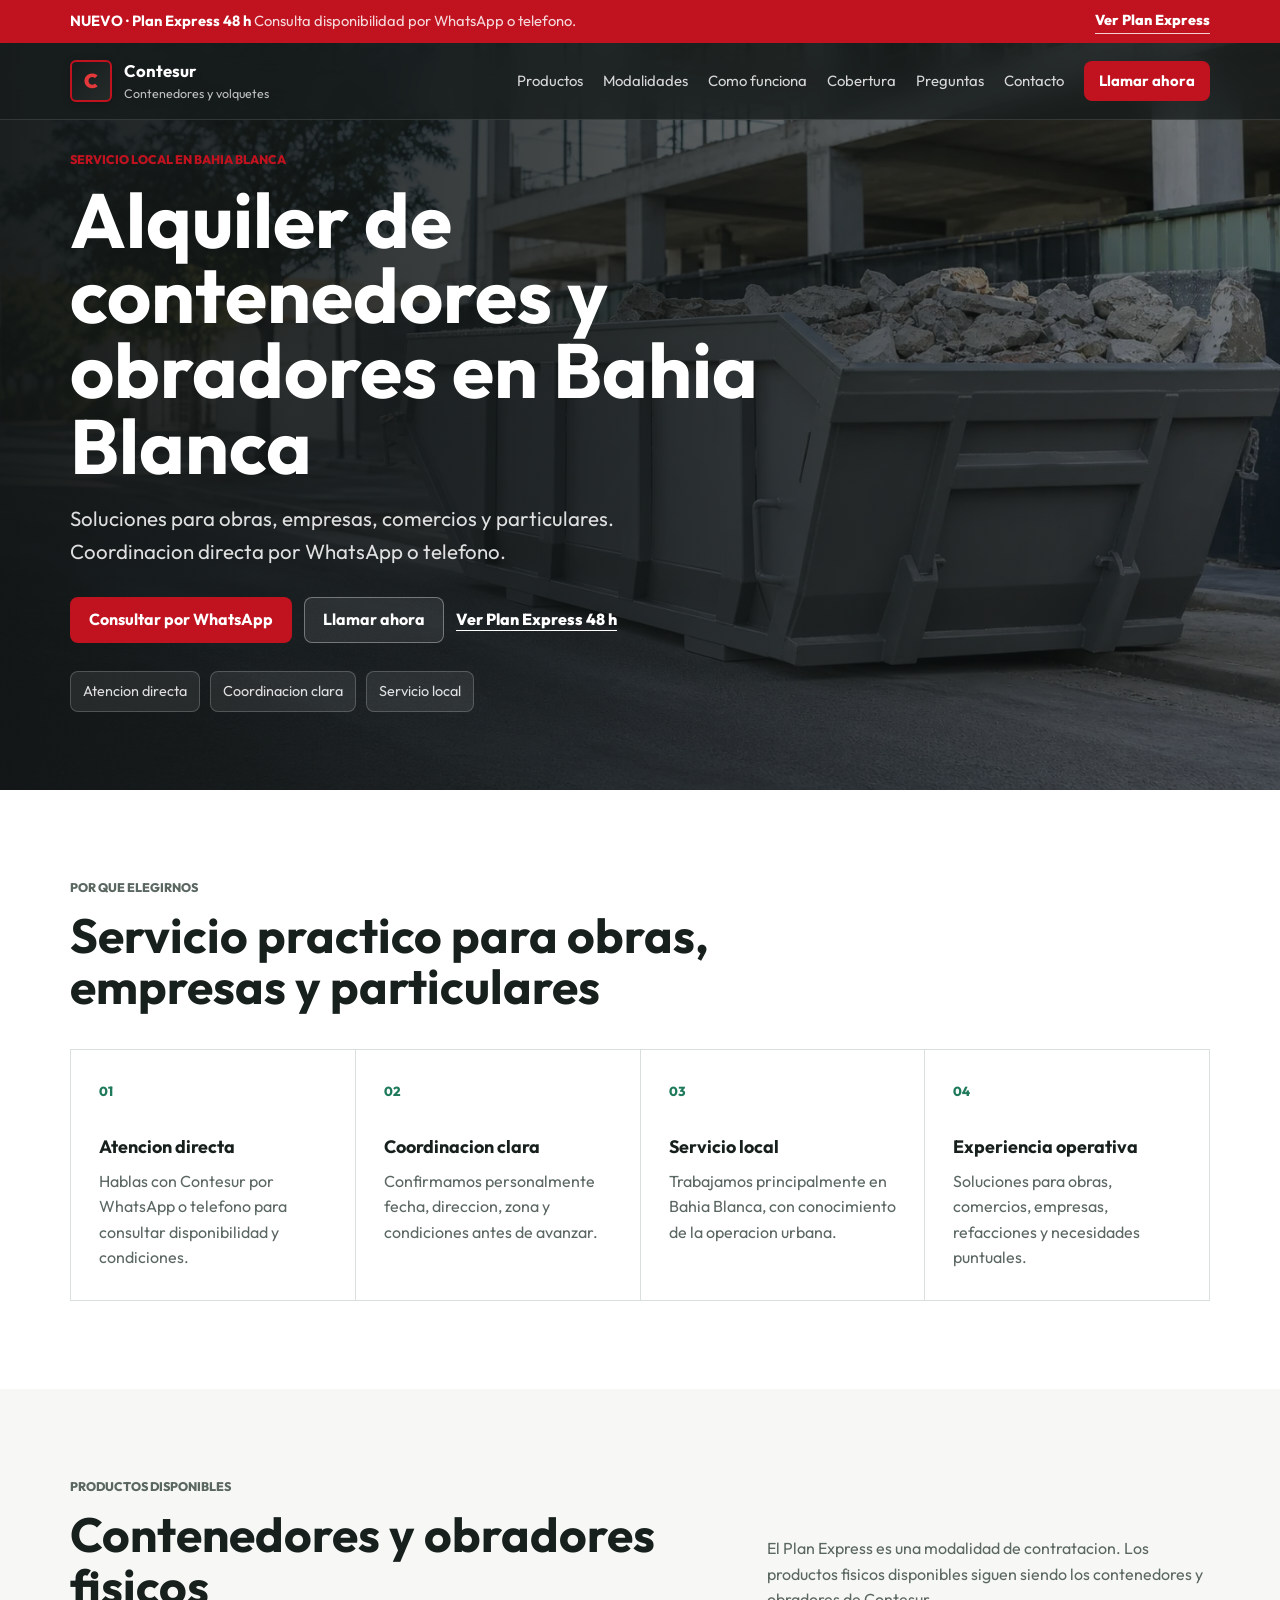
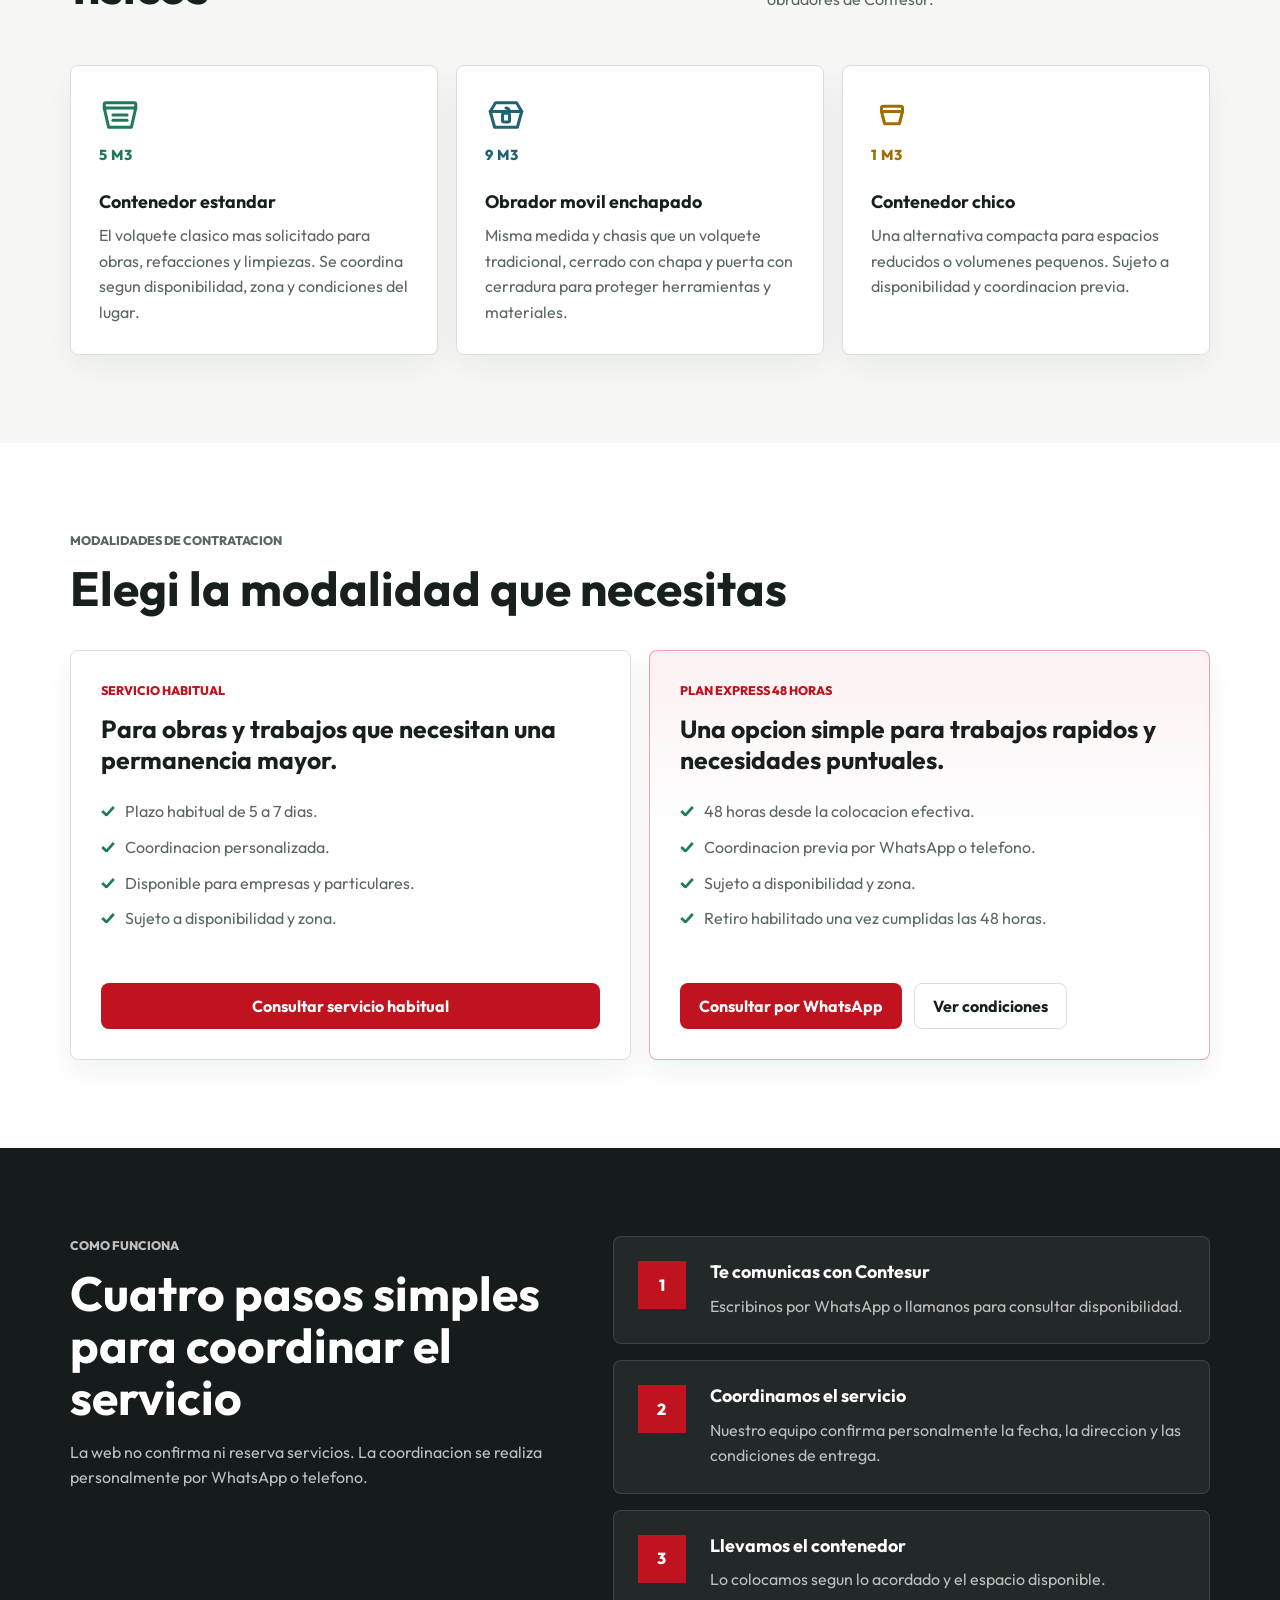
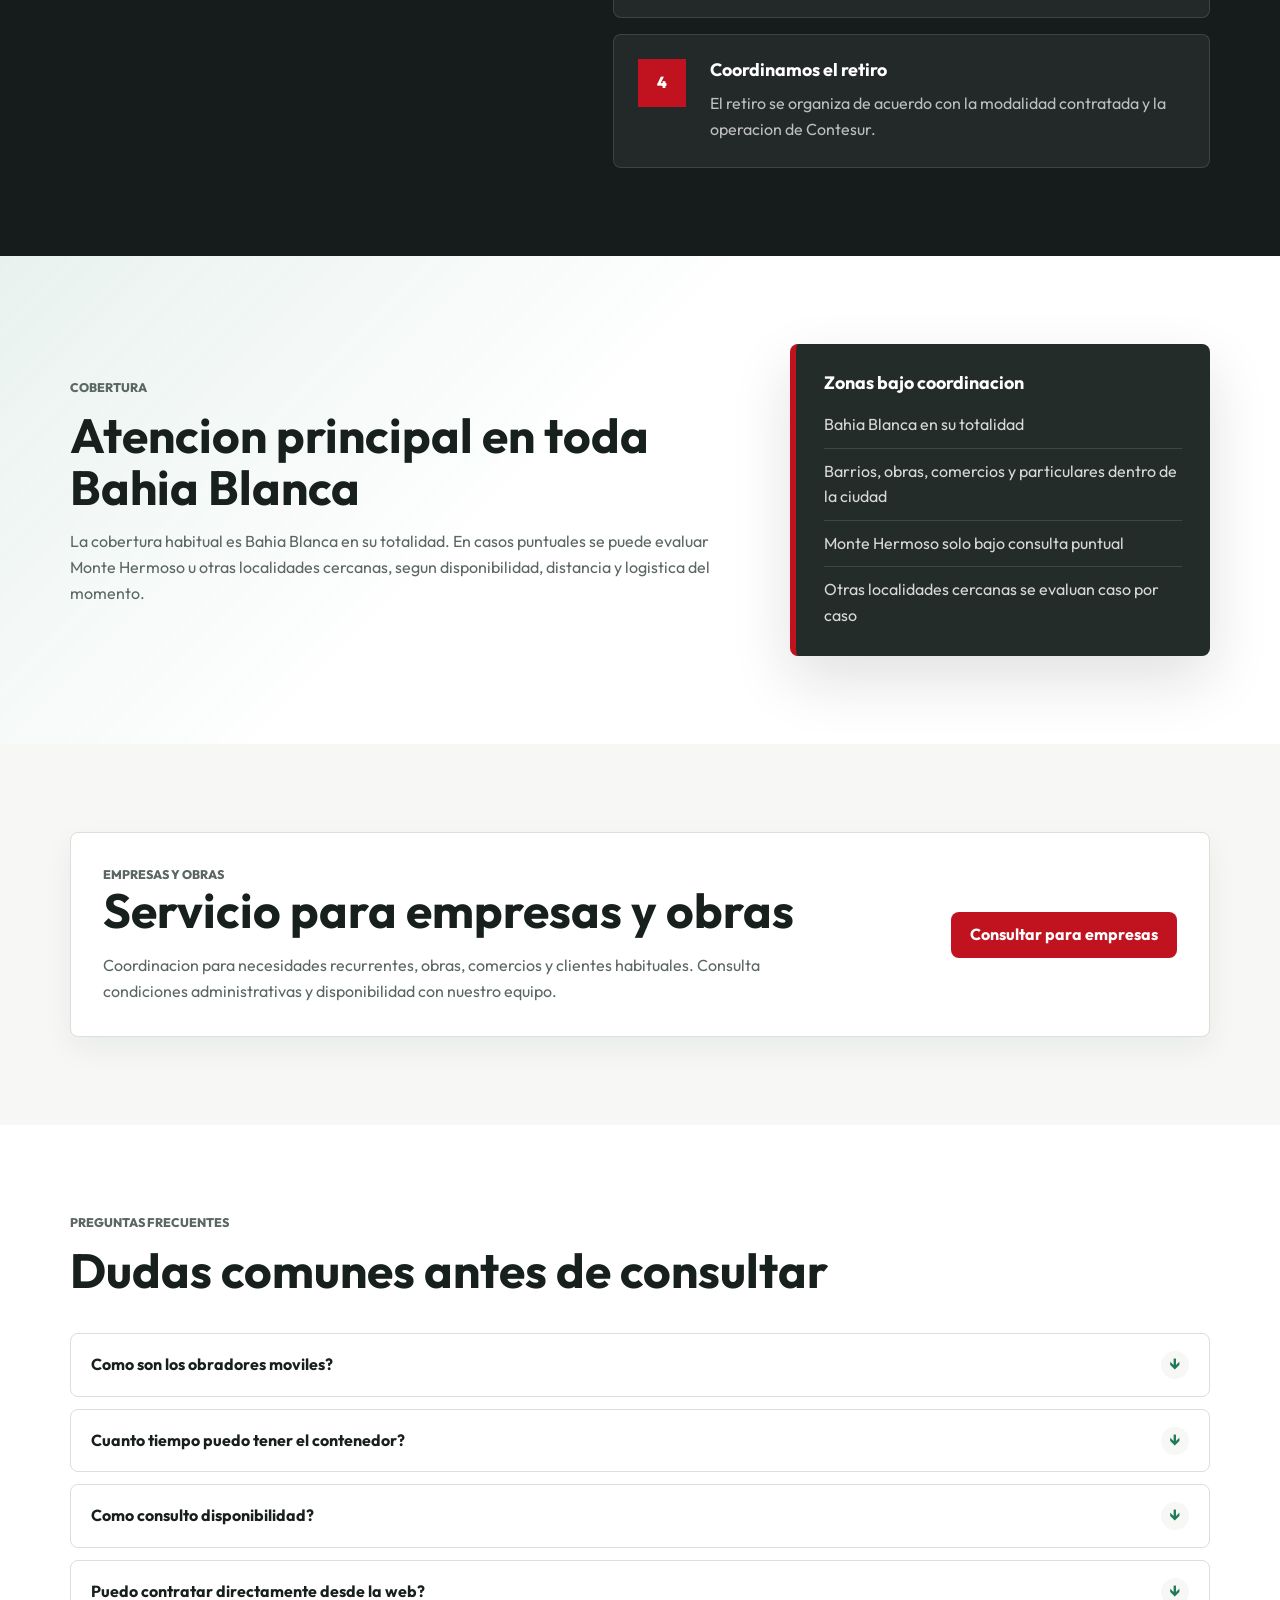
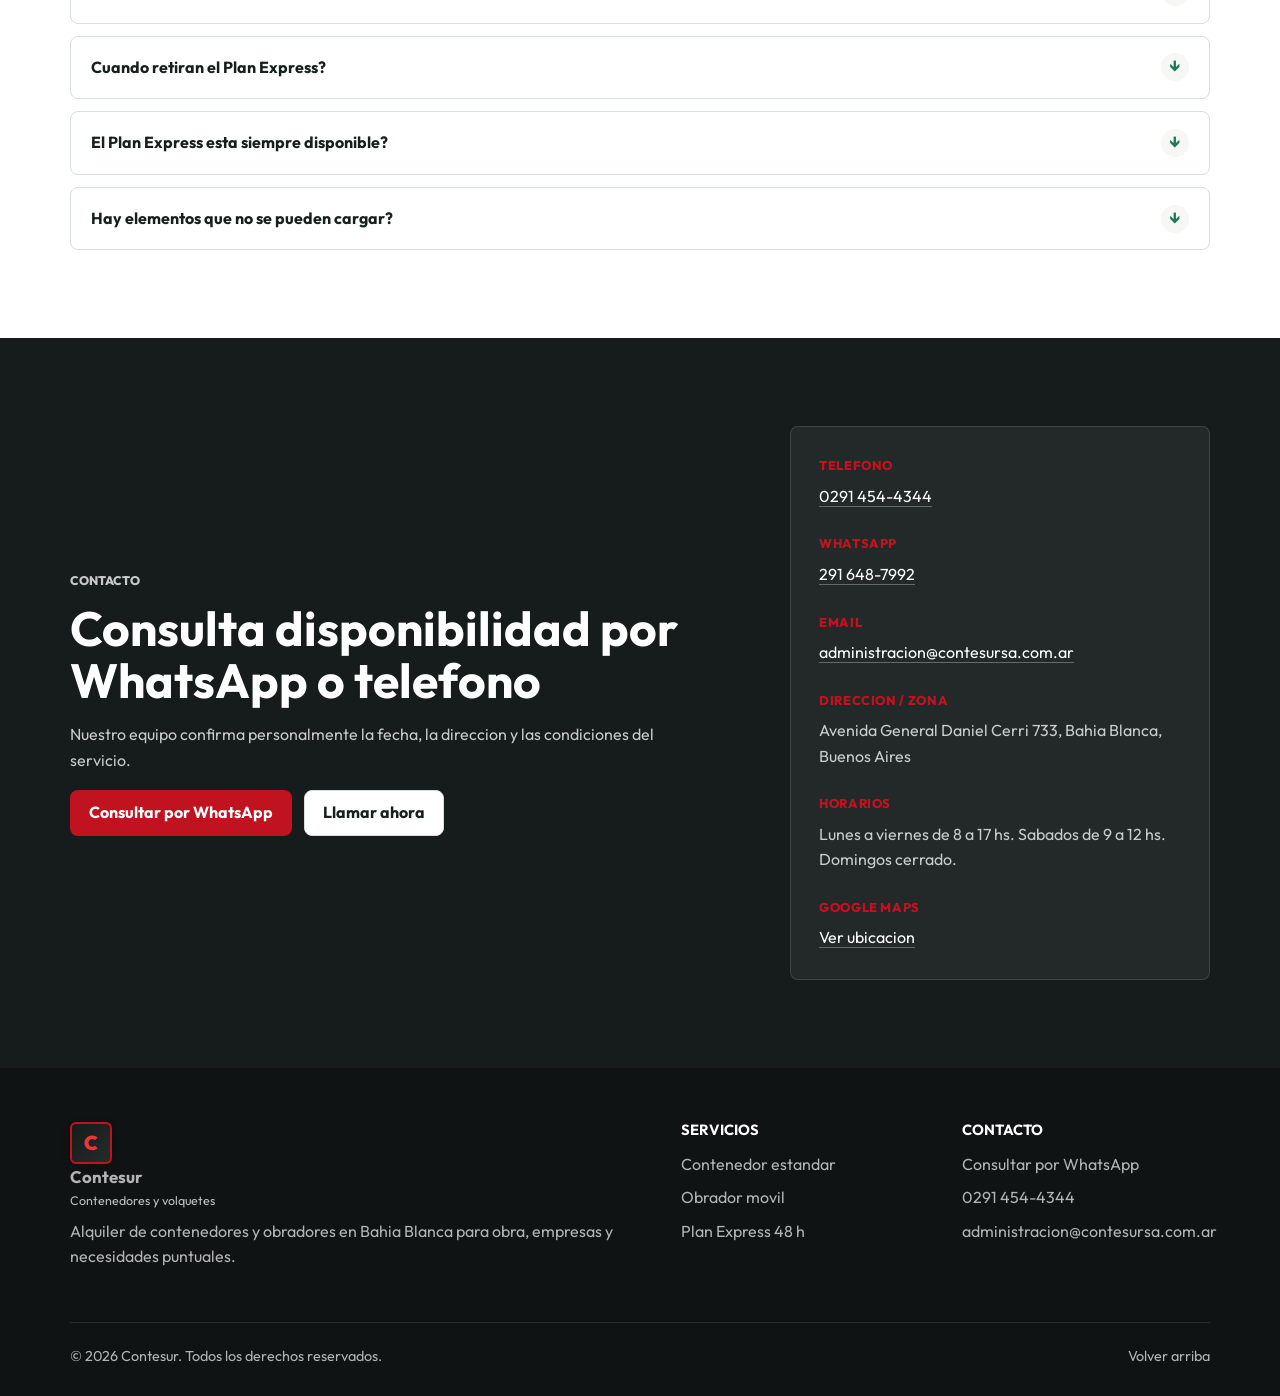
<file: index.html>
<!doctype html>
<html lang="es-AR">
  <head>
    <!-- Google tag (gtag.js) -->
    <script async src="https://www.googletagmanager.com/gtag/js?id=AW-16660048232"></script>
    <script>
      window.dataLayer = window.dataLayer || [];
      function gtag(){dataLayer.push(arguments);}
      gtag('js', new Date());
      gtag('config', 'AW-16660048232');
    </script>
    <meta charset="utf-8">
    <meta name="viewport" content="width=device-width, initial-scale=1">
    <title>Contenedores y volquetes en Bahia Blanca | Contesur</title>
    <meta name="description" content="Alquiler de contenedores y obradores en Bahia Blanca. Consulta disponibilidad y coordina el servicio por WhatsApp o telefono.">
    <meta name="robots" content="index, follow">
    <link rel="canonical" href="https://contesursa.com.ar/">

    <meta property="og:type" content="website">
    <meta property="og:locale" content="es_AR">
    <meta property="og:title" content="Contenedores y volquetes en Bahia Blanca | Contesur">
    <meta property="og:description" content="Alquiler de contenedores y obradores en Bahia Blanca. Coordinacion directa por WhatsApp o telefono.">
    <meta property="og:url" content="https://contesursa.com.ar/">
    <meta property="og:image" content="https://contesursa.com.ar/assets/img/contenedor-obra-bahia-blanca.png">
    <meta name="twitter:card" content="summary_large_image">
    <meta name="twitter:title" content="Contenedores y volquetes en Bahia Blanca | Contesur">
    <meta name="twitter:description" content="Alquiler de contenedores y obradores en Bahia Blanca. Consulta disponibilidad y coordina por WhatsApp o telefono.">
    <meta name="twitter:image" content="https://contesursa.com.ar/assets/img/contenedor-obra-bahia-blanca.png">

    <link rel="icon" href="favicon.ico" sizes="any">
    <link rel="icon" href="favicon.svg" type="image/svg+xml">
    <link rel="preload" href="assets/img/contenedor-obra-bahia-blanca.webp" as="image" type="image/webp">
    <link rel="preconnect" href="https://fonts.googleapis.com">
    <link rel="preconnect" href="https://fonts.gstatic.com" crossorigin>
    <link href="https://fonts.googleapis.com/css2?family=Outfit:wght@300;400;500;600;700;800;900&display=swap" rel="stylesheet">
    <link rel="stylesheet" href="assets/css/styles.css?v=20260730-promo">

    <script type="application/ld+json">
      {
        "@context": "https://schema.org",
        "@type": "LocalBusiness",
        "name": "Contesur",
        "description": "Alquiler de contenedores y obradores para obras, empresas, comercios y particulares en Bahia Blanca.",
        "areaServed": ["Bahia Blanca", "Monte Hermoso bajo consulta", "Localidades cercanas bajo consulta"],
        "address": {
          "@type": "PostalAddress",
          "streetAddress": "Avenida General Daniel Cerri 733",
          "addressLocality": "Bahia Blanca",
          "addressRegion": "Buenos Aires",
          "addressCountry": "AR"
        },
        "telephone": "+542914544344",
        "email": "administracion@contesursa.com.ar",
        "url": "https://contesursa.com.ar/",
        "image": "https://contesursa.com.ar/assets/img/contenedor-obra-bahia-blanca.png",
        "sameAs": ["https://wa.me/5492916487992"]
      }
    </script>
  </head>
  <body>
    <a class="skip-link" href="#contenido">Saltar al contenido</a>

    <div class="promo-bar">
      <div class="container promo-inner">
        <p><strong>NUEVO · Plan Express 48 h</strong> <span>Consulta disponibilidad por WhatsApp o telefono.</span></p>
        <a href="volquete-express/" data-track-event="click_express_internal">Ver Plan Express</a>
      </div>
    </div>

    <header class="site-header" data-header>
      <nav class="nav container" aria-label="Navegacion principal">
        <a class="brand" href="#inicio" aria-label="Contesur inicio">
          <span class="brand-mark">C</span>
          <span>
            <strong>Contesur</strong>
            <small>Contenedores y volquetes</small>
          </span>
        </a>

        <button class="nav-toggle" type="button" aria-label="Abrir menu" aria-expanded="false" aria-controls="menu-principal" data-nav-toggle>
          <span></span>
          <span></span>
          <span></span>
        </button>

        <div class="nav-menu" id="menu-principal" data-nav-menu>
          <a href="#servicios">Productos</a>
          <a href="#modalidades">Modalidades</a>
          <a href="#como-funciona">Como funciona</a>
          <a href="#zonas">Cobertura</a>
          <a href="#preguntas">Preguntas</a>
          <a href="#contacto">Contacto</a>
          <a class="btn btn-small" href="tel:+542914544344" data-track-event="click_phone_home">Llamar ahora</a>
        </div>
      </nav>
    </header>

    <main id="contenido">
      <section class="hero" id="inicio">
        <div class="hero-media" aria-hidden="true">
          <picture>
            <source srcset="assets/img/contenedor-obra-bahia-blanca.webp" type="image/webp">
            <img src="assets/img/contenedor-obra-bahia-blanca.png" alt="" width="1742" height="910">
          </picture>
        </div>
        <div class="hero-overlay"></div>
        <div class="hero-content container">
          <p class="eyebrow">Servicio local en Bahia Blanca</p>
          <h1>Alquiler de contenedores y obradores en Bahia Blanca</h1>
          <p class="hero-copy">Soluciones para obras, empresas, comercios y particulares. Coordinacion directa por WhatsApp o telefono.</p>
          <div class="hero-actions">
            <a class="btn btn-primary" href="https://wa.me/5492916487992?text=Hola%2C%20quiero%20consultar%20disponibilidad%20del%20Plan%20Express%2048%20horas%20de%20Contesur." target="_blank" rel="noopener" data-track-event="click_whatsapp_home">Consultar por WhatsApp</a>
            <a class="btn btn-secondary" href="tel:+542914544344" data-track-event="click_phone_home">Llamar ahora</a>
            <a class="text-link" href="volquete-express/" data-track-event="click_express_internal">Ver Plan Express 48 h</a>
          </div>
          <div class="hero-proof" aria-label="Beneficios destacados">
            <span>Atencion directa</span>
            <span>Coordinacion clara</span>
            <span>Servicio local</span>
          </div>
        </div>
      </section>

      <section class="section benefits" aria-labelledby="beneficios-titulo">
        <div class="container">
          <div class="section-heading">
            <p class="eyebrow">Por que elegirnos</p>
            <h2 id="beneficios-titulo">Servicio practico para obras, empresas y particulares</h2>
          </div>
          <div class="benefit-grid">
            <article class="benefit-item">
              <span class="item-number">01</span>
              <h3>Atencion directa</h3>
              <p>Hablas con Contesur por WhatsApp o telefono para consultar disponibilidad y condiciones.</p>
            </article>
            <article class="benefit-item">
              <span class="item-number">02</span>
              <h3>Coordinacion clara</h3>
              <p>Confirmamos personalmente fecha, direccion, zona y condiciones antes de avanzar.</p>
            </article>
            <article class="benefit-item">
              <span class="item-number">03</span>
              <h3>Servicio local</h3>
              <p>Trabajamos principalmente en Bahia Blanca, con conocimiento de la operacion urbana.</p>
            </article>
            <article class="benefit-item">
              <span class="item-number">04</span>
              <h3>Experiencia operativa</h3>
              <p>Soluciones para obras, comercios, empresas, refacciones y necesidades puntuales.</p>
            </article>
          </div>
        </div>
      </section>

      <section class="section services" id="servicios" aria-labelledby="servicios-titulo">
        <div class="container">
          <div class="section-heading split">
            <div>
              <p class="eyebrow">Productos disponibles</p>
              <h2 id="servicios-titulo">Contenedores y obradores fisicos</h2>
            </div>
            <p>El Plan Express es una modalidad de contratacion. Los productos fisicos disponibles siguen siendo los contenedores y obradores de Contesur.</p>
          </div>

          <div class="service-grid">
            <article class="service-card">
              <span class="service-icon" aria-hidden="true">
                <svg viewBox="0 0 24 24" fill="none" stroke="currentColor" stroke-width="2" stroke-linecap="round" stroke-linejoin="round">
                  <path d="M3 8h18l-2.5 11h-13L3 8z" />
                  <path d="M3 8V6a1 1 0 0 1 1-1h16a1 1 0 0 1 1 1v2" />
                  <line x1="8" y1="12" x2="16" y2="12" />
                  <line x1="8" y1="15" x2="16" y2="15" />
                </svg>
                <small>5 m3</small>
              </span>
              <h3>Contenedor estandar</h3>
              <p>El volquete clasico mas solicitado para obras, refacciones y limpiezas. Se coordina segun disponibilidad, zona y condiciones del lugar.</p>
            </article>
            <article class="service-card">
              <span class="service-icon" aria-hidden="true">
                <svg viewBox="0 0 24 24" fill="none" stroke="currentColor" stroke-width="2" stroke-linecap="round" stroke-linejoin="round">
                  <path d="M3 10h18l-2.5 9h-13L3 10z" />
                  <path d="M3 10L6 5h12l3 5" />
                  <rect x="10" y="11" width="4" height="5" rx="1" />
                  <path d="M12 8a2 2 0 0 1 2 2" />
                </svg>
                <small>9 m3</small>
              </span>
              <h3>Obrador movil enchapado</h3>
              <p>Misma medida y chasis que un volquete tradicional, cerrado con chapa y puerta con cerradura para proteger herramientas y materiales.</p>
            </article>
            <article class="service-card">
              <span class="service-icon" aria-hidden="true">
                <svg viewBox="0 0 24 24" fill="none" stroke="currentColor" stroke-width="2" stroke-linecap="round" stroke-linejoin="round">
                  <path d="M6 10h12l-1.8 7h-8.4L6 10z" />
                  <path d="M6 10V8a1 1 0 0 1 1-1h10a1 1 0 0 1 1 1v2" />
                </svg>
                <small>1 m3</small>
              </span>
              <h3>Contenedor chico</h3>
              <p>Una alternativa compacta para espacios reducidos o volumenes pequenos. Sujeto a disponibilidad y coordinacion previa.</p>
            </article>
          </div>
        </div>
      </section>

      <section class="section modalities" id="modalidades" aria-labelledby="modalidades-titulo">
        <div class="container">
          <div class="section-heading">
            <p class="eyebrow">Modalidades de contratacion</p>
            <h2 id="modalidades-titulo">Elegi la modalidad que necesitas</h2>
          </div>
          <div class="modality-grid">
            <article class="modality-card">
              <p class="eyebrow">Servicio habitual</p>
              <h3>Para obras y trabajos que necesitan una permanencia mayor.</h3>
              <ul>
                <li>Plazo habitual de 5 a 7 dias.</li>
                <li>Coordinacion personalizada.</li>
                <li>Disponible para empresas y particulares.</li>
                <li>Sujeto a disponibilidad y zona.</li>
              </ul>
              <a class="btn btn-primary" href="https://wa.me/5492916487992?text=Hola%2C%20quiero%20consultar%20por%20el%20servicio%20habitual%20de%20Contesur." target="_blank" rel="noopener" data-track-event="click_whatsapp_home">Consultar servicio habitual</a>
            </article>
            <article class="modality-card featured">
              <p class="eyebrow">Plan Express 48 horas</p>
              <h3>Una opcion simple para trabajos rapidos y necesidades puntuales.</h3>
              <ul>
                <li>48 horas desde la colocacion efectiva.</li>
                <li>Coordinacion previa por WhatsApp o telefono.</li>
                <li>Sujeto a disponibilidad y zona.</li>
                <li>Retiro habilitado una vez cumplidas las 48 horas.</li>
              </ul>
              <div class="card-actions">
                <a class="btn btn-primary" href="https://wa.me/5492916487992?text=Hola%2C%20quiero%20consultar%20disponibilidad%20del%20Plan%20Express%2048%20horas%20de%20Contesur." target="_blank" rel="noopener" data-track-event="click_whatsapp_home">Consultar por WhatsApp</a>
                <a class="btn btn-plain" href="volquete-express/" data-track-event="click_express_internal">Ver condiciones</a>
              </div>
            </article>
          </div>
        </div>
      </section>

      <section class="section process" id="como-funciona" aria-labelledby="proceso-titulo">
        <div class="container process-layout">
          <div class="section-heading">
            <p class="eyebrow">Como funciona</p>
            <h2 id="proceso-titulo">Cuatro pasos simples para coordinar el servicio</h2>
            <p>La web no confirma ni reserva servicios. La coordinacion se realiza personalmente por WhatsApp o telefono.</p>
          </div>

          <ol class="process-list">
            <li>
              <span>1</span>
              <div>
                <h3>Te comunicas con Contesur</h3>
                <p>Escribinos por WhatsApp o llamanos para consultar disponibilidad.</p>
              </div>
            </li>
            <li>
              <span>2</span>
              <div>
                <h3>Coordinamos el servicio</h3>
                <p>Nuestro equipo confirma personalmente la fecha, la direccion y las condiciones de entrega.</p>
              </div>
            </li>
            <li>
              <span>3</span>
              <div>
                <h3>Llevamos el contenedor</h3>
                <p>Lo colocamos segun lo acordado y el espacio disponible.</p>
              </div>
            </li>
            <li>
              <span>4</span>
              <div>
                <h3>Coordinamos el retiro</h3>
                <p>El retiro se organiza de acuerdo con la modalidad contratada y la operacion de Contesur.</p>
              </div>
            </li>
          </ol>
        </div>
      </section>

      <section class="section zones" id="zonas" aria-labelledby="zonas-titulo">
        <div class="container zones-layout">
          <div>
            <p class="eyebrow">Cobertura</p>
            <h2 id="zonas-titulo">Atencion principal en toda Bahia Blanca</h2>
            <p>La cobertura habitual es Bahia Blanca en su totalidad. En casos puntuales se puede evaluar Monte Hermoso u otras localidades cercanas, segun disponibilidad, distancia y logistica del momento.</p>
          </div>
          <div class="zones-panel">
            <h3>Zonas bajo coordinacion</h3>
            <ul>
              <li>Bahia Blanca en su totalidad</li>
              <li>Barrios, obras, comercios y particulares dentro de la ciudad</li>
              <li>Monte Hermoso solo bajo consulta puntual</li>
              <li>Otras localidades cercanas se evaluan caso por caso</li>
            </ul>
          </div>
        </div>
      </section>

      <section class="section business" aria-labelledby="empresas-titulo">
        <div class="container business-panel">
          <div>
            <p class="eyebrow">Empresas y obras</p>
            <h2 id="empresas-titulo">Servicio para empresas y obras</h2>
            <p>Coordinacion para necesidades recurrentes, obras, comercios y clientes habituales. Consulta condiciones administrativas y disponibilidad con nuestro equipo.</p>
          </div>
          <a class="btn btn-primary" href="https://wa.me/5492916487992?text=Hola%2C%20quiero%20consultar%20por%20el%20servicio%20de%20Contesur%20para%20empresas." target="_blank" rel="noopener" data-track-event="click_whatsapp_home">Consultar para empresas</a>
        </div>
      </section>

      <section class="section faq" id="preguntas" aria-labelledby="faq-titulo">
        <div class="container">
          <div class="section-heading">
            <p class="eyebrow">Preguntas frecuentes</p>
            <h2 id="faq-titulo">Dudas comunes antes de consultar</h2>
          </div>

          <div class="faq-list">
            <details>
              <summary>Como son los obradores moviles?</summary>
              <p>Nuestros obradores tienen un tamano de 9 m3, la misma medida exterior que un volquete normal. Estan cerrados con chapa y equipados con una puerta con cerradura para resguardar herramientas y materiales.</p>
            </details>
            <details>
              <summary>Cuanto tiempo puedo tener el contenedor?</summary>
              <p>Depende de la modalidad contratada. El Plan Express incluye 48 horas desde la colocacion efectiva. En el servicio habitual, el plazo orientativo es de 5 a 7 dias. Cualquier necesidad diferente debe coordinarse previamente.</p>
            </details>
            <details>
              <summary>Como consulto disponibilidad?</summary>
              <p>Por WhatsApp o telefono. Nuestro equipo revisa la fecha, la direccion, la zona y la operacion antes de confirmar el servicio.</p>
            </details>
            <details>
              <summary>Puedo contratar directamente desde la web?</summary>
              <p>No. Para evitar errores de disponibilidad y coordinacion, todos los servicios se confirman personalmente por WhatsApp o telefono.</p>
            </details>
            <details>
              <summary>Cuando retiran el Plan Express?</summary>
              <p>Una vez cumplidas las 48 horas desde la colocacion, el contenedor queda disponible para retiro por Contesur de acuerdo con su recorrido operativo.</p>
            </details>
            <details>
              <summary>El Plan Express esta siempre disponible?</summary>
              <p>No. Esta sujeto a disponibilidad, zona y capacidad operativa al momento de la consulta.</p>
            </details>
            <details>
              <summary>Hay elementos que no se pueden cargar?</summary>
              <p>No se admiten residuos peligrosos, inflamables, liquidos ni elementos prohibidos. Ante una situacion especial, consulta antes de coordinar el servicio.</p>
            </details>
          </div>
        </div>
      </section>

      <section class="section contact" id="contacto" aria-labelledby="contacto-titulo">
        <div class="container contact-layout">
          <div>
            <p class="eyebrow">Contacto</p>
            <h2 id="contacto-titulo">Consulta disponibilidad por WhatsApp o telefono</h2>
            <p>Nuestro equipo confirma personalmente la fecha, la direccion y las condiciones del servicio.</p>
            <div class="contact-actions">
              <a class="btn btn-primary" href="https://wa.me/5492916487992?text=Hola%2C%20quiero%20consultar%20disponibilidad%20del%20Plan%20Express%2048%20horas%20de%20Contesur." target="_blank" rel="noopener" data-track-event="click_whatsapp_home">Consultar por WhatsApp</a>
              <a class="btn btn-secondary" href="tel:+542914544344" data-track-event="click_phone_home">Llamar ahora</a>
            </div>
          </div>

          <address class="contact-card">
            <span class="contact-label">Telefono</span>
            <a href="tel:+542914544344" data-track-event="click_phone_home">0291 454-4344</a>

            <span class="contact-label">WhatsApp</span>
            <a href="https://wa.me/5492916487992?text=Hola%2C%20quiero%20consultar%20disponibilidad%20del%20Plan%20Express%2048%20horas%20de%20Contesur." target="_blank" rel="noopener" data-track-event="click_whatsapp_home">291 648-7992</a>

            <span class="contact-label">Email</span>
            <a href="mailto:administracion@contesursa.com.ar">administracion@contesursa.com.ar</a>

            <span class="contact-label">Direccion / zona</span>
            <p>Avenida General Daniel Cerri 733, Bahia Blanca, Buenos Aires</p>

            <span class="contact-label">Horarios</span>
            <p>Lunes a viernes de 8 a 17 hs. Sabados de 9 a 12 hs. Domingos cerrado.</p>

            <span class="contact-label">Google Maps</span>
            <a href="https://www.google.com/maps/search/?api=1&query=Avenida%20General%20Daniel%20Cerri%20733%2C%20Bahia%20Blanca%2C%20Buenos%20Aires" target="_blank" rel="noopener">Ver ubicacion</a>
          </address>
        </div>
      </section>
    </main>

    <footer class="site-footer">
      <div class="container footer-layout">
        <div>
          <a class="brand footer-brand" href="#inicio">
            <span class="brand-mark">C</span>
            <span>
              <strong>Contesur</strong>
              <small>Contenedores y volquetes</small>
            </span>
          </a>
          <p>Alquiler de contenedores y obradores en Bahia Blanca para obra, empresas y necesidades puntuales.</p>
        </div>
        <div>
          <h2>Servicios</h2>
          <a href="#servicios">Contenedor estandar</a>
          <a href="#servicios">Obrador movil</a>
          <a href="#modalidades">Plan Express 48 h</a>
        </div>
        <div>
          <h2>Contacto</h2>
          <a href="https://wa.me/5492916487992?text=Hola%2C%20quiero%20consultar%20disponibilidad%20del%20Plan%20Express%2048%20horas%20de%20Contesur." target="_blank" rel="noopener" data-track-event="click_whatsapp_home">Consultar por WhatsApp</a>
          <a href="tel:+542914544344" data-track-event="click_phone_home">0291 454-4344</a>
          <a href="mailto:administracion@contesursa.com.ar">administracion@contesursa.com.ar</a>
        </div>
      </div>
      <div class="container footer-bottom">
        <p>© <span data-year></span> Contesur. Todos los derechos reservados.</p>
        <a href="#inicio">Volver arriba</a>
      </div>
    </footer>

    <nav class="mobile-contact-bar" aria-label="Contacto rapido">
      <a href="https://wa.me/5492916487992?text=Hola%2C%20quiero%20consultar%20disponibilidad%20del%20Plan%20Express%2048%20horas%20de%20Contesur." target="_blank" rel="noopener" data-track-event="click_whatsapp_home" aria-label="Consultar por WhatsApp">WhatsApp</a>
      <a href="tel:+542914544344" data-track-event="click_phone_home" aria-label="Llamar a Contesur">Llamar</a>
    </nav>

    <script src="assets/js/main.js?v=20260803-express-conversions" defer></script>
  </body>
</html>
</file>
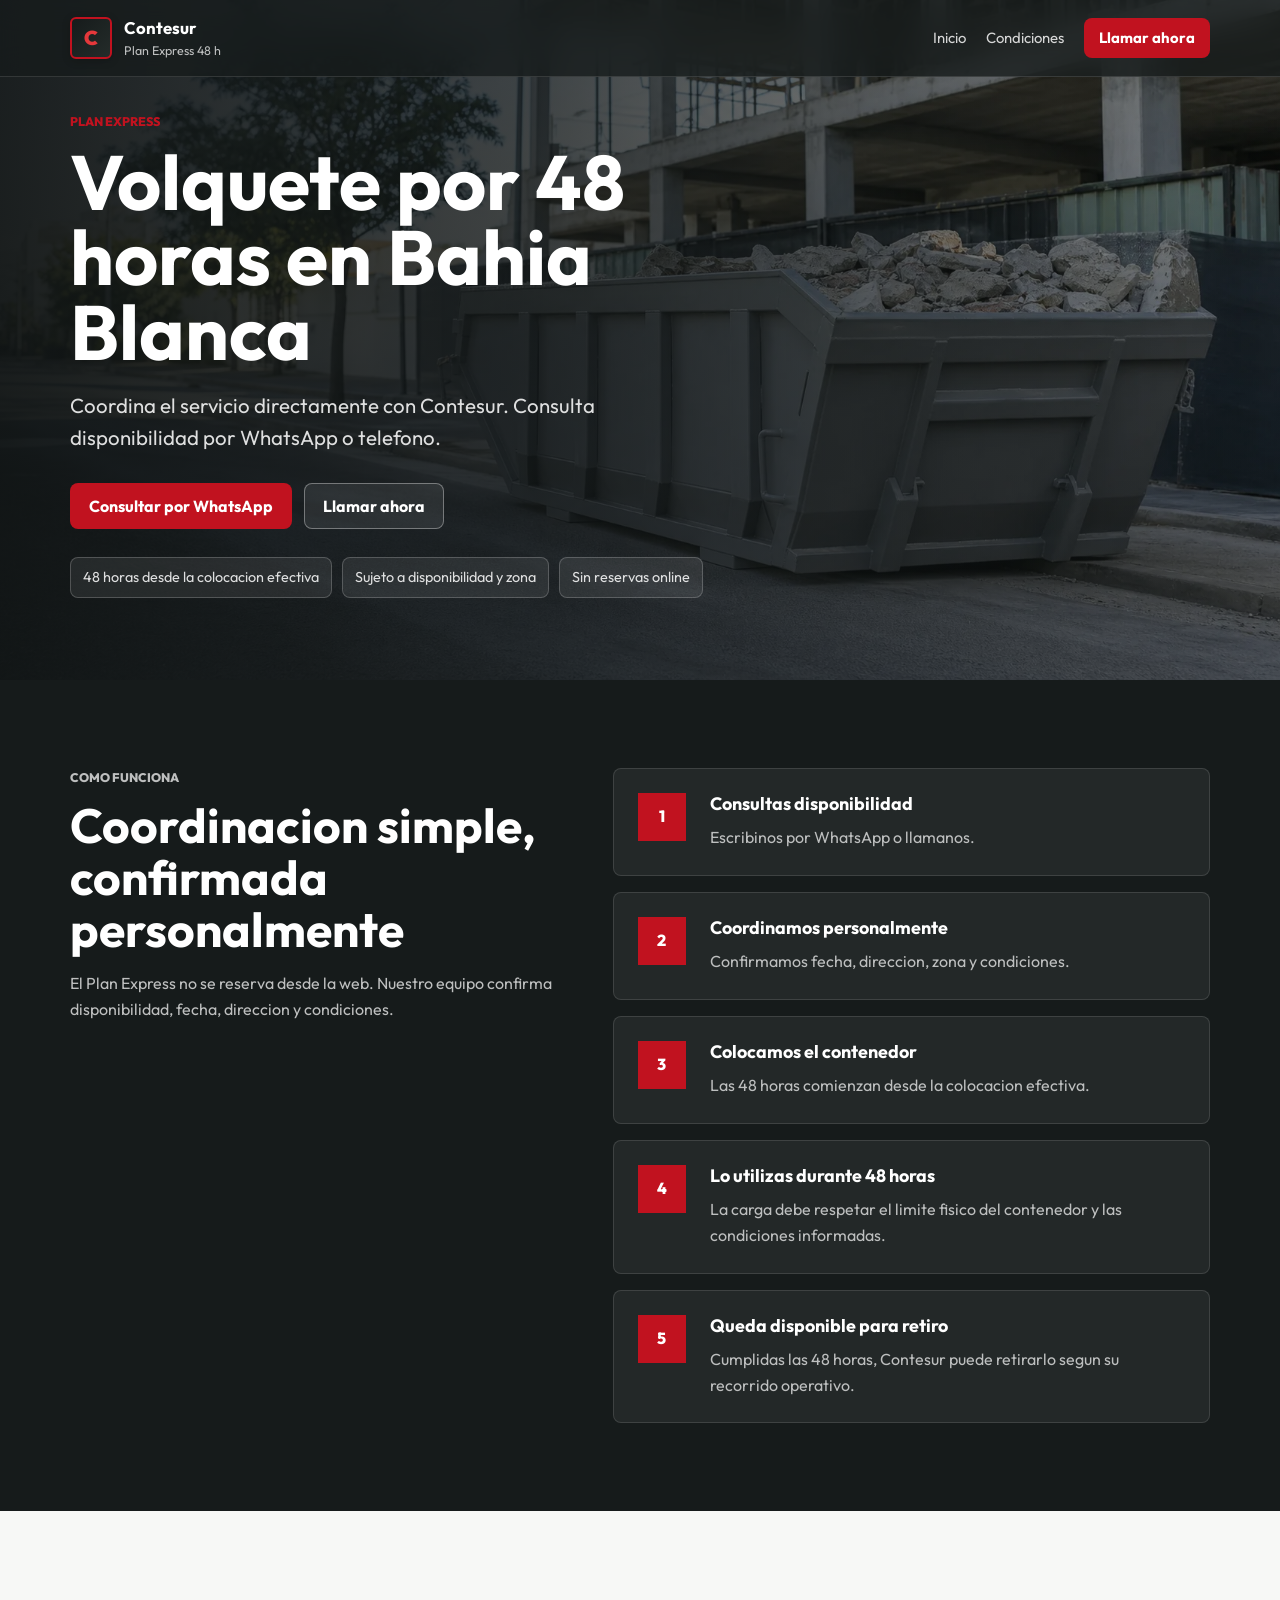
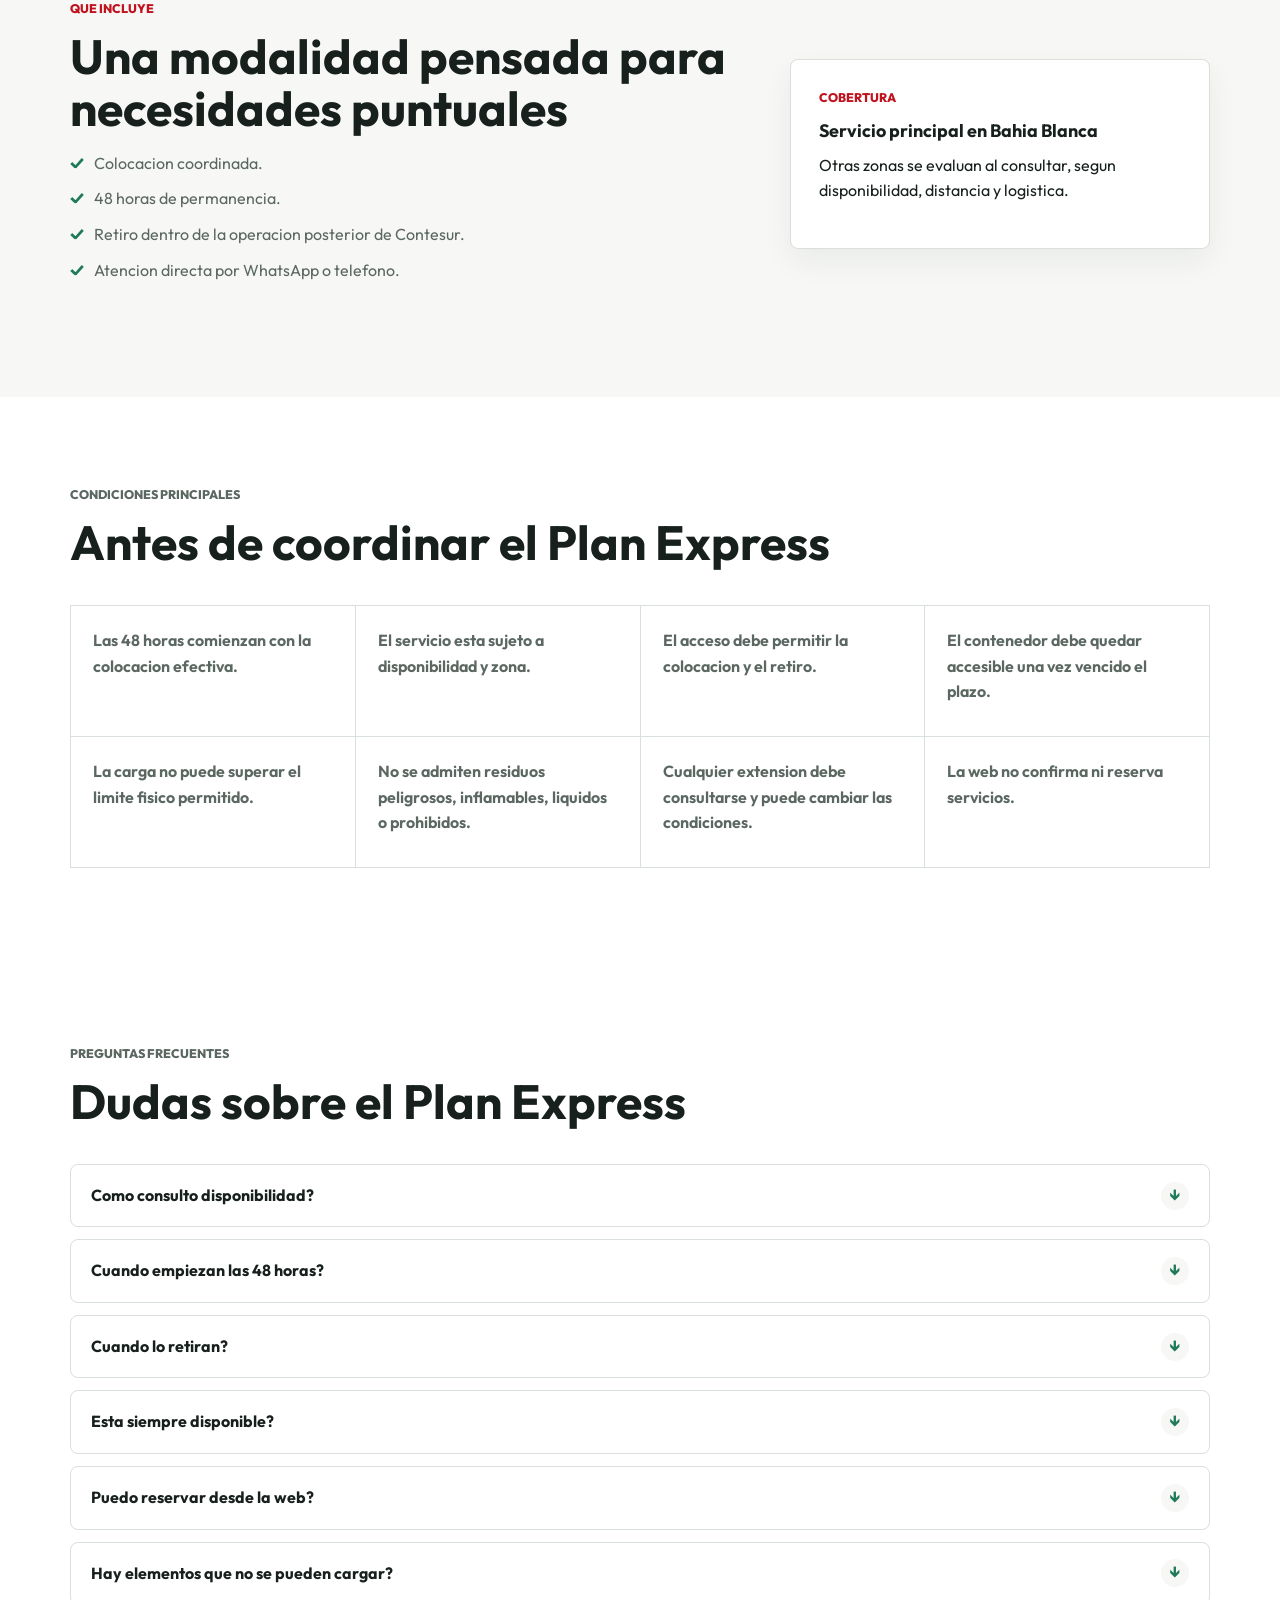
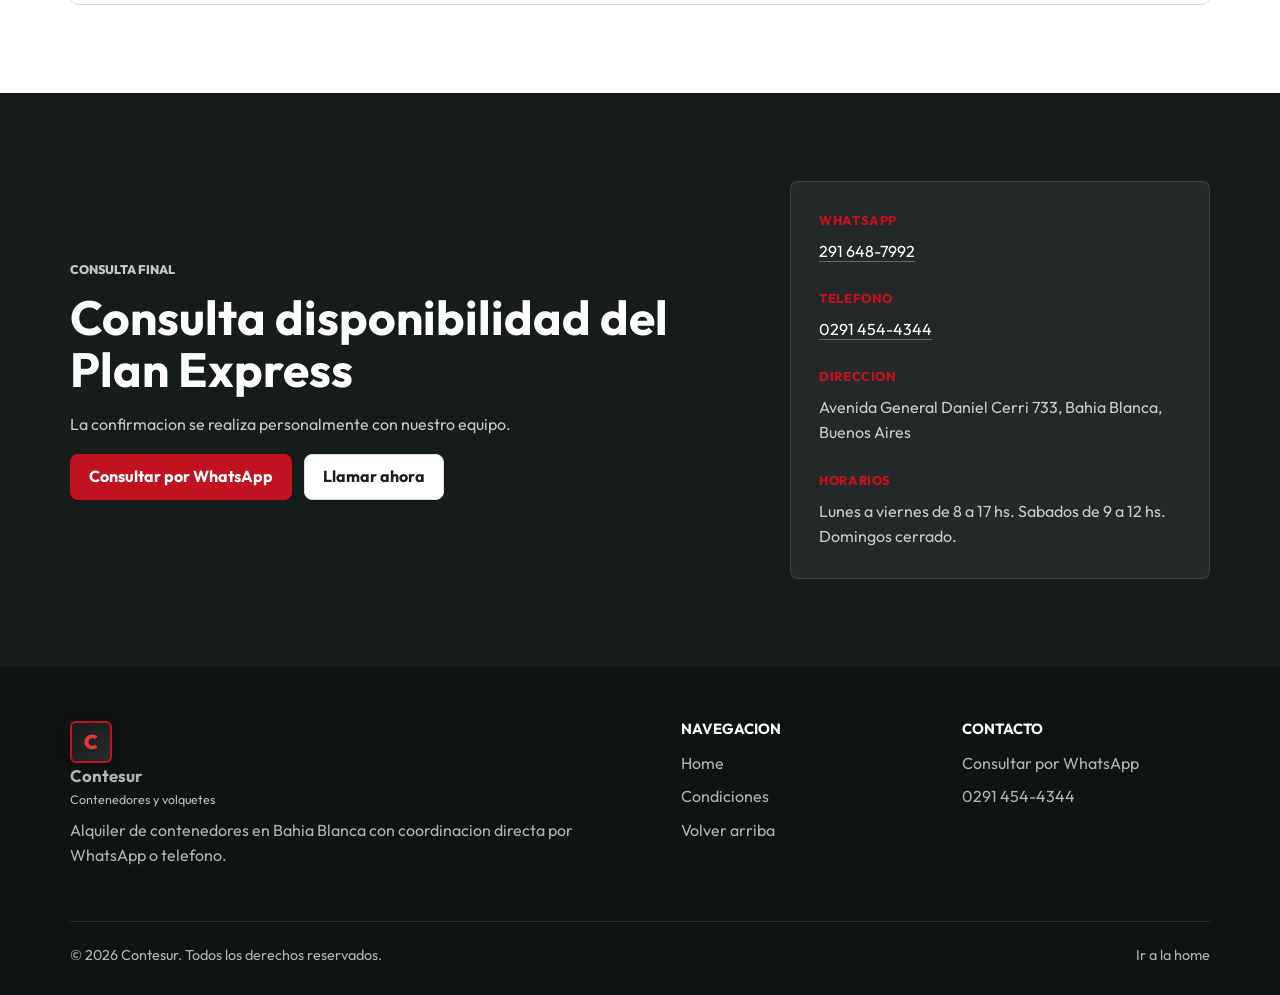
<file: volquete-express/index.html>
<!doctype html>
<html lang="es-AR">
  <head>
    <!-- Google tag (gtag.js) -->
    <script async src="https://www.googletagmanager.com/gtag/js?id=AW-16660048232"></script>
    <script>
      window.dataLayer = window.dataLayer || [];
      function gtag(){dataLayer.push(arguments);}
      gtag('js', new Date());
      gtag('config', 'AW-16660048232');
    </script>
    <meta charset="utf-8">
    <meta name="viewport" content="width=device-width, initial-scale=1">
    <title>Volquete Express 48 horas en Bahia Blanca | Contesur</title>
    <meta name="description" content="Plan Express de Contesur: volquete por 48 horas en Bahia Blanca. Consulta disponibilidad por WhatsApp o telefono.">
    <meta name="robots" content="index, follow">
    <link rel="canonical" href="https://contesursa.com.ar/volquete-express/">

    <meta property="og:type" content="website">
    <meta property="og:locale" content="es_AR">
    <meta property="og:title" content="Volquete Express 48 horas en Bahia Blanca | Contesur">
    <meta property="og:description" content="Consulta disponibilidad del Plan Express 48 horas por WhatsApp o telefono. Coordinacion personal, sin reservas online.">
    <meta property="og:url" content="https://contesursa.com.ar/volquete-express/">
    <meta property="og:image" content="https://contesursa.com.ar/assets/img/contenedor-obra-bahia-blanca.png">
    <meta name="twitter:card" content="summary_large_image">
    <meta name="twitter:title" content="Volquete Express 48 horas en Bahia Blanca | Contesur">
    <meta name="twitter:description" content="Volquete por 48 horas en Bahia Blanca. Consulta disponibilidad por WhatsApp o telefono.">
    <meta name="twitter:image" content="https://contesursa.com.ar/assets/img/contenedor-obra-bahia-blanca.png">

    <link rel="icon" href="../favicon.ico" sizes="any">
    <link rel="icon" href="../favicon.svg" type="image/svg+xml">
    <link rel="preload" href="../assets/img/contenedor-obra-bahia-blanca.webp" as="image" type="image/webp">
    <link rel="preconnect" href="https://fonts.googleapis.com">
    <link rel="preconnect" href="https://fonts.gstatic.com" crossorigin>
    <link href="https://fonts.googleapis.com/css2?family=Outfit:wght@300;400;500;600;700;800;900&display=swap" rel="stylesheet">
    <link rel="stylesheet" href="../assets/css/styles.css?v=20260730-promo">

    <script type="application/ld+json">
      {
        "@context": "https://schema.org",
        "@type": "LocalBusiness",
        "name": "Contesur",
        "description": "Plan Express 48 horas y alquiler de contenedores en Bahia Blanca.",
        "areaServed": ["Bahia Blanca", "Otras zonas bajo consulta"],
        "address": {
          "@type": "PostalAddress",
          "streetAddress": "Avenida General Daniel Cerri 733",
          "addressLocality": "Bahia Blanca",
          "addressRegion": "Buenos Aires",
          "addressCountry": "AR"
        },
        "telephone": "+542914544344",
        "email": "administracion@contesursa.com.ar",
        "url": "https://contesursa.com.ar/volquete-express/",
        "image": "https://contesursa.com.ar/assets/img/contenedor-obra-bahia-blanca.png",
        "sameAs": ["https://wa.me/5492916487992"]
      }
    </script>
  </head>
  <body class="express-page">
    <a class="skip-link" href="#contenido">Saltar al contenido</a>

    <header class="site-header express-header" data-header>
      <nav class="nav container" aria-label="Navegacion principal">
        <a class="brand" href="../" aria-label="Contesur inicio">
          <span class="brand-mark">C</span>
          <span>
            <strong>Contesur</strong>
            <small>Plan Express 48 h</small>
          </span>
        </a>
        <div class="nav-menu nav-menu-static">
          <a href="../">Inicio</a>
          <a href="#condiciones">Condiciones</a>
          <a class="btn btn-small" href="tel:+542914544344" data-track-event="click_phone_express">Llamar ahora</a>
        </div>
      </nav>
    </header>

    <main id="contenido">
      <section class="hero express-hero" id="inicio">
        <div class="hero-media" aria-hidden="true">
          <picture>
            <source srcset="../assets/img/contenedor-obra-bahia-blanca.webp" type="image/webp">
            <img src="../assets/img/contenedor-obra-bahia-blanca.png" alt="" width="1742" height="910">
          </picture>
        </div>
        <div class="hero-overlay"></div>
        <div class="hero-content container">
          <p class="eyebrow">Plan Express</p>
          <h1>Volquete por 48 horas en Bahia Blanca</h1>
          <p class="hero-copy">Coordina el servicio directamente con Contesur. Consulta disponibilidad por WhatsApp o telefono.</p>
          <div class="hero-actions">
            <a class="btn btn-primary" href="https://wa.me/5492916487992?text=Hola%2C%20quiero%20consultar%20disponibilidad%20del%20Plan%20Express%2048%20horas%20de%20Contesur." target="_blank" rel="noopener" data-track-event="click_whatsapp_express">Consultar por WhatsApp</a>
            <a class="btn btn-secondary" href="tel:+542914544344" data-track-event="click_phone_express">Llamar ahora</a>
          </div>
          <div class="hero-proof" aria-label="Condiciones destacadas">
            <span>48 horas desde la colocacion efectiva</span>
            <span>Sujeto a disponibilidad y zona</span>
            <span>Sin reservas online</span>
          </div>
        </div>
      </section>

      <section class="section process" aria-labelledby="express-proceso">
        <div class="container process-layout">
          <div class="section-heading">
            <p class="eyebrow">Como funciona</p>
            <h2 id="express-proceso">Coordinacion simple, confirmada personalmente</h2>
            <p>El Plan Express no se reserva desde la web. Nuestro equipo confirma disponibilidad, fecha, direccion y condiciones.</p>
          </div>
          <ol class="process-list">
            <li><span>1</span><div><h3>Consultas disponibilidad</h3><p>Escribinos por WhatsApp o llamanos.</p></div></li>
            <li><span>2</span><div><h3>Coordinamos personalmente</h3><p>Confirmamos fecha, direccion, zona y condiciones.</p></div></li>
            <li><span>3</span><div><h3>Colocamos el contenedor</h3><p>Las 48 horas comienzan desde la colocacion efectiva.</p></div></li>
            <li><span>4</span><div><h3>Lo utilizas durante 48 horas</h3><p>La carga debe respetar el limite fisico del contenedor y las condiciones informadas.</p></div></li>
            <li><span>5</span><div><h3>Queda disponible para retiro</h3><p>Cumplidas las 48 horas, Contesur puede retirarlo segun su recorrido operativo.</p></div></li>
          </ol>
        </div>
      </section>

      <section class="section services" aria-labelledby="incluye-titulo">
        <div class="container two-column">
          <div>
            <p class="eyebrow">Que incluye</p>
            <h2 id="incluye-titulo">Una modalidad pensada para necesidades puntuales</h2>
            <ul class="check-list">
              <li>Colocacion coordinada.</li>
              <li>48 horas de permanencia.</li>
              <li>Retiro dentro de la operacion posterior de Contesur.</li>
              <li>Atencion directa por WhatsApp o telefono.</li>
            </ul>
          </div>
          <div class="notice-card">
            <p class="eyebrow">Cobertura</p>
            <h3>Servicio principal en Bahia Blanca</h3>
            <p>Otras zonas se evaluan al consultar, segun disponibilidad, distancia y logistica.</p>
          </div>
        </div>
      </section>

      <section class="section conditions" id="condiciones" aria-labelledby="condiciones-titulo">
        <div class="container">
          <div class="section-heading">
            <p class="eyebrow">Condiciones principales</p>
            <h2 id="condiciones-titulo">Antes de coordinar el Plan Express</h2>
          </div>
          <div class="condition-grid">
            <p>Las 48 horas comienzan con la colocacion efectiva.</p>
            <p>El servicio esta sujeto a disponibilidad y zona.</p>
            <p>El acceso debe permitir la colocacion y el retiro.</p>
            <p>El contenedor debe quedar accesible una vez vencido el plazo.</p>
            <p>La carga no puede superar el limite fisico permitido.</p>
            <p>No se admiten residuos peligrosos, inflamables, liquidos o prohibidos.</p>
            <p>Cualquier extension debe consultarse y puede cambiar las condiciones.</p>
            <p>La web no confirma ni reserva servicios.</p>
          </div>
        </div>
      </section>

      <section class="section faq" aria-labelledby="express-faq">
        <div class="container">
          <div class="section-heading">
            <p class="eyebrow">Preguntas frecuentes</p>
            <h2 id="express-faq">Dudas sobre el Plan Express</h2>
          </div>
          <div class="faq-list">
            <details>
              <summary>Como consulto disponibilidad?</summary>
              <p>Por WhatsApp o telefono. Nuestro equipo revisa la fecha, la direccion, la zona y la operacion antes de confirmar el servicio.</p>
            </details>
            <details>
              <summary>Cuando empiezan las 48 horas?</summary>
              <p>Las 48 horas comienzan desde la colocacion efectiva del contenedor.</p>
            </details>
            <details>
              <summary>Cuando lo retiran?</summary>
              <p>Una vez cumplidas las 48 horas desde la colocacion, el contenedor queda disponible para retiro por Contesur de acuerdo con su recorrido operativo.</p>
            </details>
            <details>
              <summary>Esta siempre disponible?</summary>
              <p>No. Esta sujeto a disponibilidad, zona y capacidad operativa al momento de la consulta.</p>
            </details>
            <details>
              <summary>Puedo reservar desde la web?</summary>
              <p>No. Todos los servicios se confirman personalmente por WhatsApp o telefono.</p>
            </details>
            <details>
              <summary>Hay elementos que no se pueden cargar?</summary>
              <p>No se admiten residuos peligrosos, inflamables, liquidos ni elementos prohibidos. Ante una situacion especial, consulta antes de coordinar el servicio.</p>
            </details>
          </div>
        </div>
      </section>

      <section class="section contact final-cta" aria-labelledby="cta-final">
        <div class="container contact-layout">
          <div>
            <p class="eyebrow">Consulta final</p>
            <h2 id="cta-final">Consulta disponibilidad del Plan Express</h2>
            <p>La confirmacion se realiza personalmente con nuestro equipo.</p>
            <div class="contact-actions">
              <a class="btn btn-primary" href="https://wa.me/5492916487992?text=Hola%2C%20quiero%20consultar%20disponibilidad%20del%20Plan%20Express%2048%20horas%20de%20Contesur." target="_blank" rel="noopener" data-track-event="click_whatsapp_express">Consultar por WhatsApp</a>
              <a class="btn btn-secondary" href="tel:+542914544344" data-track-event="click_phone_express">Llamar ahora</a>
            </div>
          </div>
          <address class="contact-card">
            <span class="contact-label">WhatsApp</span>
            <a href="https://wa.me/5492916487992?text=Hola%2C%20quiero%20consultar%20disponibilidad%20del%20Plan%20Express%2048%20horas%20de%20Contesur." target="_blank" rel="noopener" data-track-event="click_whatsapp_express">291 648-7992</a>
            <span class="contact-label">Telefono</span>
            <a href="tel:+542914544344" data-track-event="click_phone_express">0291 454-4344</a>
            <span class="contact-label">Direccion</span>
            <p>Avenida General Daniel Cerri 733, Bahia Blanca, Buenos Aires</p>
            <span class="contact-label">Horarios</span>
            <p>Lunes a viernes de 8 a 17 hs. Sabados de 9 a 12 hs. Domingos cerrado.</p>
          </address>
        </div>
      </section>
    </main>

    <footer class="site-footer">
      <div class="container footer-layout">
        <div>
          <a class="brand footer-brand" href="../">
            <span class="brand-mark">C</span>
            <span>
              <strong>Contesur</strong>
              <small>Contenedores y volquetes</small>
            </span>
          </a>
          <p>Alquiler de contenedores en Bahia Blanca con coordinacion directa por WhatsApp o telefono.</p>
        </div>
        <div>
          <h2>Navegacion</h2>
          <a href="../">Home</a>
          <a href="#condiciones">Condiciones</a>
          <a href="#contenido">Volver arriba</a>
        </div>
        <div>
          <h2>Contacto</h2>
          <a href="https://wa.me/5492916487992?text=Hola%2C%20quiero%20consultar%20disponibilidad%20del%20Plan%20Express%2048%20horas%20de%20Contesur." target="_blank" rel="noopener" data-track-event="click_whatsapp_express">Consultar por WhatsApp</a>
          <a href="tel:+542914544344" data-track-event="click_phone_express">0291 454-4344</a>
        </div>
      </div>
      <div class="container footer-bottom">
        <p>© <span data-year></span> Contesur. Todos los derechos reservados.</p>
        <a href="../">Ir a la home</a>
      </div>
    </footer>

    <nav class="mobile-contact-bar" aria-label="Contacto rapido">
      <a href="https://wa.me/5492916487992?text=Hola%2C%20quiero%20consultar%20disponibilidad%20del%20Plan%20Express%2048%20horas%20de%20Contesur." target="_blank" rel="noopener" data-track-event="click_whatsapp_express" aria-label="Consultar por WhatsApp">WhatsApp</a>
      <a href="tel:+542914544344" data-track-event="click_phone_express" aria-label="Llamar a Contesur">Llamar</a>
    </nav>

    <script src="../assets/js/main.js?v=20260803-express-conversions" defer></script>
  </body>
</html>
</file>
<file: assets/css/styles.css>
:root {
  --bg: #f7f8f6;
  --ink: #17201d;
  --muted: #5b6761;
  --panel: #ffffff;
  --line: #d9dfda;
  --dark: #161b1b;
  --dark-2: #242c2a;
  --steel: #59635f;
  --green: #1f7a5a;
  --blue: #1e6472;
  --accent: #c1121f;
  --accent-2: #e5383b;
  --shadow: 0 24px 60px rgba(22, 27, 27, 0.13);
  --radius: 8px;
  --container: min(1140px, calc(100% - 32px));
}

* {
  box-sizing: border-box;
}

html {
  scroll-behavior: smooth;
}

body {
  margin: 0;
  background: var(--bg);
  color: var(--ink);
  font-family: 'Outfit', -apple-system, BlinkMacSystemFont, "Segoe UI", Roboto, Helvetica, Arial, sans-serif;
  line-height: 1.6;
  text-rendering: optimizeLegibility;
}

body:not(.express-page) .site-header {
  top: 43px;
}

body.nav-open {
  overflow: hidden;
}

img {
  display: block;
  max-width: 100%;
}

a {
  color: inherit;
  text-decoration: none;
}

button,
input,
textarea,
select {
  font: inherit;
}

.container {
  width: var(--container);
  margin-inline: auto;
}

.skip-link {
  position: fixed;
  top: 12px;
  left: 12px;
  z-index: 1000;
  padding: 10px 14px;
  background: var(--accent);
  color: var(--ink);
  transform: translateY(-140%);
  transition: transform 0.2s ease;
}

.skip-link:focus {
  transform: translateY(0);
}

.site-header {
  position: fixed;
  top: 0;
  left: 0;
  z-index: 100;
  width: 100%;
  border-bottom: 1px solid rgba(255, 255, 255, 0.12);
  background: rgba(22, 27, 27, 0.78);
  color: #fff;
  backdrop-filter: blur(16px);
  transition: background 0.2s ease, box-shadow 0.2s ease;
}

.site-header.is-scrolled {
  background: rgba(22, 27, 27, 0.96);
  box-shadow: 0 12px 36px rgba(0, 0, 0, 0.18);
}

.promo-bar {
  position: fixed;
  top: 0;
  left: 0;
  z-index: 110;
  width: 100%;
  background: var(--accent);
  color: #fff;
}

.promo-inner {
  display: flex;
  min-height: 43px;
  align-items: center;
  justify-content: space-between;
  gap: 18px;
  padding-block: 7px;
}

.promo-inner p {
  margin: 0;
  font-size: 0.92rem;
  line-height: 1.25;
}

.promo-inner span {
  color: rgba(255, 255, 255, 0.84);
}

.promo-inner a {
  flex: 0 0 auto;
  border-bottom: 1px solid rgba(255, 255, 255, 0.8);
  font-size: 0.9rem;
  font-weight: 800;
}

.nav {
  display: flex;
  min-height: 76px;
  align-items: center;
  justify-content: space-between;
  gap: 24px;
}

.brand {
  display: inline-flex;
  align-items: center;
  gap: 12px;
  min-width: 0;
}

.brand-mark {
  display: grid;
  width: 42px;
  height: 42px;
  flex: 0 0 42px;
  place-items: center;
  border: 2px solid var(--accent);
  border-radius: 6px;
  background: linear-gradient(135deg, var(--dark) 0%, var(--dark-2) 100%);
  color: var(--accent-2);
  font-weight: 900;
  font-size: 1.25rem;
  box-shadow: 0 2px 8px rgba(0, 0, 0, 0.2);
}

.brand strong {
  display: block;
  font-size: 1.05rem;
  letter-spacing: 0;
}

.brand small {
  display: block;
  color: rgba(255, 255, 255, 0.72);
  font-size: 0.78rem;
}

.nav-menu {
  display: flex;
  align-items: center;
  justify-content: flex-end;
  gap: 20px;
  font-size: 0.93rem;
}

.nav-menu a {
  color: rgba(255, 255, 255, 0.82);
  transition: color 0.2s ease;
}

.nav-menu a:hover,
.nav-menu a:focus-visible {
  color: #fff;
}

.nav-toggle {
  display: none;
  width: 44px;
  height: 44px;
  place-items: center;
  border: 1px solid rgba(255, 255, 255, 0.2);
  border-radius: var(--radius);
  background: rgba(255, 255, 255, 0.08);
  color: #fff;
  cursor: pointer;
}

.nav-toggle span {
  display: block;
  width: 19px;
  height: 2px;
  margin: 3px auto;
  background: currentColor;
  transition: transform 0.2s ease, opacity 0.2s ease;
}

.nav-open .nav-toggle span:nth-child(1) {
  transform: translateY(5px) rotate(45deg);
}

.nav-open .nav-toggle span:nth-child(2) {
  opacity: 0;
}

.nav-open .nav-toggle span:nth-child(3) {
  transform: translateY(-5px) rotate(-45deg);
}

.btn {
  display: inline-flex;
  min-height: 46px;
  align-items: center;
  justify-content: center;
  gap: 8px;
  border: 1px solid transparent;
  border-radius: var(--radius);
  padding: 12px 18px;
  font-weight: 700;
  line-height: 1.2;
  text-align: center;
  transition: transform 0.2s ease, background 0.2s ease, color 0.2s ease, border-color 0.2s ease;
}

.btn:hover,
.btn:focus-visible {
  transform: translateY(-1px);
}

.btn-primary,
.btn-small {
  background: var(--accent);
  color: #fff;
}

.btn-primary:hover,
.btn-small:hover {
  background: var(--accent-2);
}

.btn-secondary {
  border-color: rgba(255, 255, 255, 0.35);
  background: rgba(255, 255, 255, 0.08);
  color: #fff;
}

.btn-plain {
  border-color: var(--line);
  background: #fff;
  color: var(--ink);
}

.contact .btn-secondary,
.error-page .btn-secondary {
  border-color: var(--line);
  background: #fff;
  color: var(--ink);
}

.btn-small {
  min-height: 40px;
  padding: 10px 14px;
  color: #fff !important;
}

.text-link {
  display: inline-flex;
  min-height: 46px;
  align-items: center;
  color: #fff;
  font-weight: 800;
  text-decoration: underline;
  text-underline-offset: 5px;
}

.hero {
  position: relative;
  min-height: 720px;
  overflow: hidden;
  color: #fff;
}

.hero-media,
.hero-overlay {
  position: absolute;
  inset: 0;
}

.hero-media picture,
.hero-media img {
  width: 100%;
  height: 100%;
}

.hero-media picture {
  display: block;
}

.hero-media img {
  object-fit: cover;
  object-position: 62% center;
}

.hero-overlay {
  background:
    linear-gradient(90deg, rgba(16, 20, 20, 0.94) 0%, rgba(16, 20, 20, 0.74) 43%, rgba(16, 20, 20, 0.28) 100%),
    linear-gradient(0deg, rgba(16, 20, 20, 0.34), rgba(16, 20, 20, 0.12));
}

.hero-content {
  position: relative;
  z-index: 1;
  display: flex;
  width: var(--container);
  min-height: 720px;
  max-width: 1140px;
  flex-direction: column;
  justify-content: center;
  margin-inline: auto;
  padding: 150px 0 78px;
}

.express-page .hero-content {
  padding-top: 108px;
}

.eyebrow {
  margin: 0 0 12px;
  color: var(--accent);
  font-size: 0.78rem;
  font-weight: 800;
  letter-spacing: 0;
  text-transform: uppercase;
}

h1,
h2,
h3,
p {
  margin-top: 0;
}

h1 {
  max-width: 760px;
  margin-bottom: 20px;
  font-size: clamp(2.35rem, 6vw, 4.9rem);
  line-height: 0.98;
  letter-spacing: 0;
}

h2 {
  margin-bottom: 16px;
  font-size: clamp(1.85rem, 4vw, 3rem);
  line-height: 1.08;
  letter-spacing: 0;
}

h3 {
  margin-bottom: 10px;
  font-size: 1.12rem;
  line-height: 1.25;
}

.hero-copy {
  max-width: 640px;
  margin-bottom: 28px;
  color: rgba(255, 255, 255, 0.86);
  font-size: clamp(1.05rem, 2.2vw, 1.28rem);
}

.hero-actions,
.contact-actions {
  display: flex;
  flex-wrap: wrap;
  gap: 12px;
}

.hero-proof {
  display: flex;
  flex-wrap: wrap;
  gap: 10px;
  margin-top: 28px;
}

.hero-proof span {
  border: 1px solid rgba(255, 255, 255, 0.2);
  border-radius: var(--radius);
  padding: 8px 12px;
  background: rgba(255, 255, 255, 0.08);
  color: rgba(255, 255, 255, 0.85);
  font-size: 0.9rem;
}

.section {
  padding: 88px 0;
}

.section-heading {
  max-width: 760px;
  margin-bottom: 36px;
}

.section-heading p,
.split > p,
.process .section-heading p,
.zones p,
.trust-copy p,
.contact p {
  color: var(--muted);
}

.split {
  display: grid;
  max-width: none;
  grid-template-columns: minmax(0, 1.2fr) minmax(260px, 0.8fr);
  align-items: end;
  gap: 32px;
}

.benefits {
  background: #fff;
}

.benefit-grid {
  display: grid;
  grid-template-columns: repeat(4, 1fr);
  gap: 1px;
  border: 1px solid var(--line);
  background: var(--line);
}

.benefit-item {
  min-height: 250px;
  padding: 28px;
  background: #fff;
}

.item-number {
  display: inline-flex;
  margin-bottom: 34px;
  color: var(--green);
  font-size: 0.82rem;
  font-weight: 800;
}

.service-icon {
  display: flex;
  flex-direction: column;
  align-items: flex-start;
  gap: 8px;
  margin-bottom: 24px;
  color: var(--green);
}

.service-icon svg {
  width: 42px;
  height: 42px;
  stroke-width: 1.75;
  transition: transform 0.3s ease;
}

.service-icon small {
  font-size: 0.9rem;
  font-weight: 800;
  text-transform: uppercase;
  letter-spacing: 0.05em;
}

.benefit-item p,
.service-card p,
.process-list p {
  margin-bottom: 0;
  color: var(--muted);
}

.services {
  background: var(--bg);
}

.service-grid {
  display: grid;
  grid-template-columns: repeat(3, 1fr);
  gap: 18px;
}

.service-card {
  min-height: 245px;
  border: 1px solid var(--line);
  border-radius: var(--radius);
  padding: 28px;
  background: var(--panel);
  box-shadow: 0 12px 30px rgba(22, 27, 27, 0.06);
  transition: transform 0.2s ease, box-shadow 0.2s ease, border-color 0.2s ease;
}

.service-card:hover {
  transform: translateY(-3px);
  border-color: rgba(31, 122, 90, 0.35);
  box-shadow: var(--shadow);
}

.service-card:hover .service-icon svg {
  transform: translateY(-2px) scale(1.05);
}

.service-card:nth-child(2n) .service-icon {
  color: var(--blue);
}

.service-card:nth-child(3n) .service-icon {
  color: #a46d00;
}

.modalities {
  background: #fff;
}

.modality-grid {
  display: grid;
  grid-template-columns: repeat(2, 1fr);
  gap: 18px;
}

.modality-card {
  display: flex;
  min-height: 410px;
  flex-direction: column;
  border: 1px solid var(--line);
  border-radius: var(--radius);
  padding: 30px;
  background: var(--panel);
  box-shadow: 0 12px 30px rgba(22, 27, 27, 0.06);
}

.modality-card.featured {
  border-color: rgba(193, 18, 31, 0.36);
  background: linear-gradient(180deg, rgba(193, 18, 31, 0.06), #fff 44%);
}

.modality-card h3 {
  font-size: 1.55rem;
}

.modality-card ul,
.check-list {
  display: grid;
  gap: 10px;
  margin: 14px 0 26px;
  padding: 0;
  list-style: none;
}

.modality-card li,
.check-list li {
  position: relative;
  padding-left: 24px;
  color: var(--muted);
}

.modality-card li::before,
.check-list li::before {
  position: absolute;
  left: 0;
  color: var(--green);
  content: "✓";
  font-weight: 900;
}

.modality-card .btn,
.card-actions {
  margin-top: auto;
}

.card-actions {
  display: flex;
  flex-wrap: wrap;
  gap: 12px;
}

.process {
  background: var(--dark);
  color: #fff;
}

.process-layout {
  display: grid;
  grid-template-columns: minmax(0, 0.9fr) minmax(320px, 1.1fr);
  gap: 54px;
  align-items: start;
}

.process .section-heading {
  position: sticky;
  top: 112px;
}

.process .section-heading p {
  color: rgba(255, 255, 255, 0.72);
}

.process-list {
  display: grid;
  gap: 16px;
  margin: 0;
  padding: 0;
  list-style: none;
}

.process-list li {
  display: grid;
  grid-template-columns: 54px 1fr;
  gap: 18px;
  border: 1px solid rgba(255, 255, 255, 0.12);
  border-radius: var(--radius);
  padding: 24px;
  background: rgba(255, 255, 255, 0.06);
}

.process-list span {
  display: grid;
  width: 48px;
  height: 48px;
  place-items: center;
  background: var(--accent);
  color: #fff;
  font-weight: 800;
}

.process-list p {
  color: rgba(255, 255, 255, 0.7);
}

.zones {
  background:
    linear-gradient(135deg, rgba(31, 122, 90, 0.1), transparent 44%),
    #fff;
}

.zones-layout {
  display: grid;
  grid-template-columns: minmax(0, 1fr) 420px;
  gap: 48px;
  align-items: center;
}

.zones-panel {
  border-left: 6px solid var(--accent);
  border-radius: var(--radius);
  padding: 28px;
  background: var(--dark-2);
  color: #fff;
  box-shadow: var(--shadow);
}

.zones-panel ul {
  display: grid;
  gap: 10px;
  margin: 18px 0 0;
  padding: 0;
  list-style: none;
}

.zones-panel li {
  border-bottom: 1px solid rgba(255, 255, 255, 0.12);
  padding-bottom: 10px;
  color: rgba(255, 255, 255, 0.82);
}

.zones-panel li:last-child {
  border-bottom: 0;
  padding-bottom: 0;
}

.trust {
  background: var(--bg);
}

.business {
  background: var(--bg);
}

.business-panel {
  display: grid;
  grid-template-columns: minmax(0, 1fr) auto;
  gap: 28px;
  align-items: center;
  border: 1px solid var(--line);
  border-radius: var(--radius);
  padding: 32px;
  background: #fff;
  box-shadow: 0 12px 30px rgba(22, 27, 27, 0.06);
}

.business-panel p {
  max-width: 740px;
  margin-bottom: 0;
  color: var(--muted);
}

.trust-layout {
  display: grid;
  grid-template-columns: minmax(0, 1fr) minmax(280px, 390px);
  gap: 48px;
  align-items: stretch;
}

.trust-copy {
  display: flex;
  flex-direction: column;
  justify-content: center;
}

.placeholder-note {
  border-left: 4px solid var(--green);
  padding-left: 16px;
  font-weight: 700;
}

.trust-metrics {
  display: grid;
  gap: 12px;
}

.trust-metrics div {
  border: 1px solid var(--line);
  border-radius: var(--radius);
  padding: 24px;
  background: #fff;
}

.trust-metrics strong,
.trust-metrics span {
  display: block;
}

.trust-metrics strong {
  margin-bottom: 6px;
  font-size: 1.25rem;
}

.trust-metrics span {
  color: var(--muted);
}

.faq {
  background: #fff;
}

.faq-list {
  display: grid;
  gap: 12px;
}

details {
  border: 1px solid var(--line);
  border-radius: var(--radius);
  background: #fff;
  transition: border-color 0.2s ease, box-shadow 0.2s ease;
}

details:hover {
  border-color: rgba(31, 122, 90, 0.4);
  box-shadow: 0 6px 15px rgba(22, 27, 27, 0.04);
}

details[open] {
  border-color: var(--green);
  box-shadow: 0 10px 25px rgba(31, 122, 90, 0.08);
}

summary {
  position: relative;
  min-height: 60px;
  padding: 18px 56px 18px 20px;
  cursor: pointer;
  font-weight: 700;
  list-style: none;
  transition: color 0.2s ease;
}

summary:hover,
summary:focus-visible {
  color: var(--green);
}

summary::-webkit-details-marker {
  display: none;
}

summary::after {
  position: absolute;
  top: 50%;
  right: 20px;
  width: 28px;
  height: 28px;
  border-radius: 50%;
  background: var(--bg);
  color: var(--green);
  content: "↓";
  font-size: 1.1rem;
  line-height: 26px;
  text-align: center;
  transform: translateY(-50%);
  transition: transform 0.3s cubic-bezier(0.4, 0, 0.2, 1), background-color 0.3s ease, color 0.3s ease;
}

details[open] summary::after {
  transform: translateY(-50%) rotate(180deg);
  background: var(--green);
  color: #fff;
}

details p {
  margin: 0;
  padding: 0 20px 20px;
  color: var(--muted);
  font-size: 0.95rem;
  animation: faqSlideDown 0.3s cubic-bezier(0.4, 0, 0.2, 1);
}

@keyframes faqSlideDown {
  from {
    opacity: 0;
    transform: translateY(-6px);
  }
  to {
    opacity: 1;
    transform: translateY(0);
  }
}

.contact {
  background: var(--dark);
  color: #fff;
}

.contact-layout {
  display: grid;
  grid-template-columns: minmax(0, 1fr) minmax(300px, 420px);
  gap: 48px;
  align-items: center;
}

.contact p {
  max-width: 620px;
  color: rgba(255, 255, 255, 0.76);
}

.contact-card {
  display: grid;
  gap: 8px;
  border: 1px solid rgba(255, 255, 255, 0.12);
  border-radius: var(--radius);
  padding: 28px;
  background: rgba(255, 255, 255, 0.06);
  font-style: normal;
}

.contact-label {
  display: inline-flex;
  align-items: center;
  gap: 8px;
  margin-top: 16px;
  color: var(--accent);
  font-size: 0.8rem;
  font-weight: 800;
  text-transform: uppercase;
  letter-spacing: 0.05em;
}

.contact-card span:first-child.contact-label {
  margin-top: 0;
}

.contact-icon {
  width: 16px;
  height: 16px;
  flex-shrink: 0;
}

.contact-card a {
  color: #fff;
  text-decoration: underline;
  text-decoration-color: rgba(255, 255, 255, 0.3);
  text-underline-offset: 4px;
}

.contact-card p {
  margin: 0;
}

.site-footer {
  background: #101313;
  color: #fff;
  padding: 54px 0 28px;
}

.footer-layout {
  display: grid;
  grid-template-columns: minmax(0, 1.4fr) minmax(180px, 0.6fr) minmax(180px, 0.6fr);
  gap: 32px;
}

.footer-layout p,
.footer-layout a,
.footer-bottom {
  color: rgba(255, 255, 255, 0.68);
}

.footer-layout h2 {
  margin-bottom: 14px;
  color: #fff;
  font-size: 0.92rem;
  text-transform: uppercase;
}

.footer-layout a {
  display: block;
  margin-bottom: 8px;
}

.footer-bottom {
  display: flex;
  justify-content: space-between;
  gap: 16px;
  border-top: 1px solid rgba(255, 255, 255, 0.1);
  margin-top: 36px;
  padding-top: 22px;
  font-size: 0.9rem;
}

.footer-bottom p {
  margin: 0;
}

.whatsapp-float {
  position: fixed;
  right: 18px;
  bottom: 18px;
  z-index: 90;
  display: inline-flex;
  min-height: 54px;
  align-items: center;
  gap: 10px;
  border-radius: 30px;
  padding: 10px 20px 10px 10px;
  background: #1f7a5a;
  color: #fff;
  box-shadow: 0 16px 36px rgba(31, 122, 90, 0.35);
  transition: transform 0.2s ease, background-color 0.2s ease, box-shadow 0.2s ease;
}

.whatsapp-float:hover {
  transform: translateY(-2px) scale(1.03);
  background: #25966d;
  box-shadow: 0 20px 40px rgba(31, 122, 90, 0.45);
}

.whatsapp-float .wa-icon-wrapper {
  display: grid;
  width: 36px;
  height: 36px;
  place-items: center;
  border-radius: 50%;
  background: rgba(255, 255, 255, 0.18);
  color: #fff;
  transition: transform 0.3s ease;
}

.whatsapp-float:hover .wa-icon-wrapper {
  transform: rotate(15deg);
}

.whatsapp-float svg {
  width: 20px;
  height: 20px;
}

.mobile-contact-bar {
  position: fixed;
  right: 0;
  bottom: 0;
  left: 0;
  z-index: 95;
  display: none;
  gap: 10px;
  padding: 10px 12px calc(10px + env(safe-area-inset-bottom));
  border-top: 1px solid rgba(255, 255, 255, 0.14);
  background: rgba(16, 19, 19, 0.96);
  box-shadow: 0 -12px 30px rgba(0, 0, 0, 0.18);
}

.mobile-contact-bar a {
  display: inline-flex;
  min-height: 46px;
  flex: 1 1 0;
  align-items: center;
  justify-content: center;
  border-radius: var(--radius);
  background: var(--accent);
  color: #fff;
  font-weight: 800;
}

.mobile-contact-bar a:first-child {
  background: var(--green);
}

.two-column {
  display: grid;
  grid-template-columns: minmax(0, 1fr) minmax(300px, 420px);
  gap: 48px;
  align-items: center;
}

.notice-card {
  border: 1px solid var(--line);
  border-radius: var(--radius);
  padding: 28px;
  background: #fff;
  box-shadow: 0 12px 30px rgba(22, 27, 27, 0.06);
}

.conditions {
  background: #fff;
}

.condition-grid {
  display: grid;
  grid-template-columns: repeat(4, 1fr);
  gap: 1px;
  border: 1px solid var(--line);
  background: var(--line);
}

.condition-grid p {
  min-height: 130px;
  margin: 0;
  padding: 22px;
  background: #fff;
  color: var(--muted);
  font-weight: 650;
}

.express-hero {
  min-height: 680px;
}

.express-page .hero,
.express-page .hero-content {
  min-height: 680px;
}

.error-page {
  display: grid;
  min-height: 100vh;
  place-items: center;
  padding: 24px;
  background: var(--dark);
  color: #fff;
}

.error-shell {
  width: min(620px, 100%);
  border: 1px solid rgba(255, 255, 255, 0.12);
  border-radius: var(--radius);
  padding: 34px;
  background: rgba(255, 255, 255, 0.06);
}

.error-shell h1 {
  margin-top: 36px;
  font-size: clamp(2.2rem, 7vw, 4rem);
}

.error-shell p {
  color: rgba(255, 255, 255, 0.76);
}

@media (max-width: 1080px) {
  .nav-toggle {
    display: block;
  }

  .nav-menu {
    position: fixed;
    top: 119px;
    right: 16px;
    left: 16px;
    display: flex;
    opacity: 0;
    visibility: hidden;
    transform: translateY(-8px);
    max-height: calc(100vh - 96px);
    flex-direction: column;
    align-items: stretch;
    gap: 0;
    overflow-y: auto;
    border: 1px solid rgba(255, 255, 255, 0.14);
    border-radius: var(--radius);
    padding: 10px;
    background: rgba(22, 27, 27, 0.98);
    box-shadow: var(--shadow);
    transition: opacity 0.25s ease, transform 0.25s ease, visibility 0.25s ease;
  }

  .nav-menu.is-open {
    opacity: 1;
    visibility: visible;
    transform: translateY(0);
  }

  .express-page .nav-menu-static {
    position: static;
    display: flex;
    opacity: 1;
    visibility: visible;
    transform: none;
    max-height: none;
    flex-direction: row;
    align-items: center;
    justify-content: flex-end;
    overflow: visible;
    border: 0;
    padding: 0;
    background: transparent;
    box-shadow: none;
  }

  .express-page .nav-menu-static a:not(.btn) {
    display: none;
  }

  .nav-menu a {
    padding: 13px 10px;
  }

  .nav-menu .btn {
    margin-top: 8px;
  }

  .hero,
  .hero-content {
    min-height: 680px;
  }

  .benefit-grid,
  .service-grid,
  .modality-grid,
  .condition-grid {
    grid-template-columns: repeat(2, 1fr);
  }

  .process-layout,
  .zones-layout,
  .trust-layout,
  .contact-layout,
  .footer-layout,
  .split,
  .two-column,
  .business-panel {
    grid-template-columns: 1fr;
  }

  .process .section-heading {
    position: static;
  }

  .zones-panel {
    max-width: 560px;
  }
}

@media (max-width: 640px) {
  :root {
    --container: min(100% - 24px, 1140px);
  }

  .nav {
    min-height: 68px;
  }

  .brand small {
    display: none;
  }

  body {
    padding-bottom: calc(68px + env(safe-area-inset-bottom));
  }

  body:not(.express-page) .site-header {
    top: 48px;
  }

  .promo-inner {
    min-height: 48px;
    align-items: center;
    flex-direction: row;
    gap: 10px;
  }

  .promo-inner p,
  .promo-inner a {
    font-size: 0.8rem;
  }

  .promo-inner p {
    flex: 1 1 auto;
    min-width: 0;
    white-space: nowrap;
  }

  .promo-inner span {
    display: none;
  }

  .promo-inner a {
    flex: 0 0 auto;
    white-space: nowrap;
  }

  .nav-menu {
    top: 116px;
  }

  .express-page .nav-menu-static {
    top: auto;
  }

  .hero,
  .hero-content {
    min-height: 640px;
  }

  .hero-media img {
    object-position: 66% center;
  }

  .hero-overlay {
    background:
      linear-gradient(90deg, rgba(16, 20, 20, 0.95) 0%, rgba(16, 20, 20, 0.82) 58%, rgba(16, 20, 20, 0.45) 100%),
      linear-gradient(0deg, rgba(16, 20, 20, 0.5), rgba(16, 20, 20, 0.16));
  }

  .hero-content {
    padding-top: 136px;
    padding-bottom: 68px;
  }

  .express-page .hero-content {
    padding-top: 94px;
  }

  h1 {
    font-size: clamp(2rem, 9.4vw, 2.6rem);
    line-height: 1.04;
  }

  .hero-actions .btn,
  .contact-actions .btn,
  .card-actions .btn {
    width: 100%;
  }

  .section {
    padding: 64px 0;
  }

  .benefit-grid,
  .service-grid,
  .modality-grid,
  .condition-grid {
    grid-template-columns: 1fr;
  }

  .benefit-item,
  .service-card {
    min-height: auto;
    padding: 24px;
  }

  .item-number,
  .service-icon {
    margin-bottom: 18px;
  }

  .process-list li {
    grid-template-columns: 42px 1fr;
    gap: 14px;
    padding: 18px;
  }

  .process-list span {
    width: 40px;
    height: 40px;
  }

  .contact-card,
  .zones-panel,
  .error-shell {
    padding: 22px;
  }

  .footer-bottom {
    flex-direction: column;
  }

  .mobile-contact-bar {
    display: flex;
  }

  .whatsapp-float {
    display: none;
  }

  .whatsapp-float strong {
    display: none;
  }
}

@media (prefers-reduced-motion: reduce) {
  *,
  *::before,
  *::after {
    scroll-behavior: auto !important;
    transition-duration: 0.01ms !important;
    animation-duration: 0.01ms !important;
    animation-iteration-count: 1 !important;
  }
}
</file>
